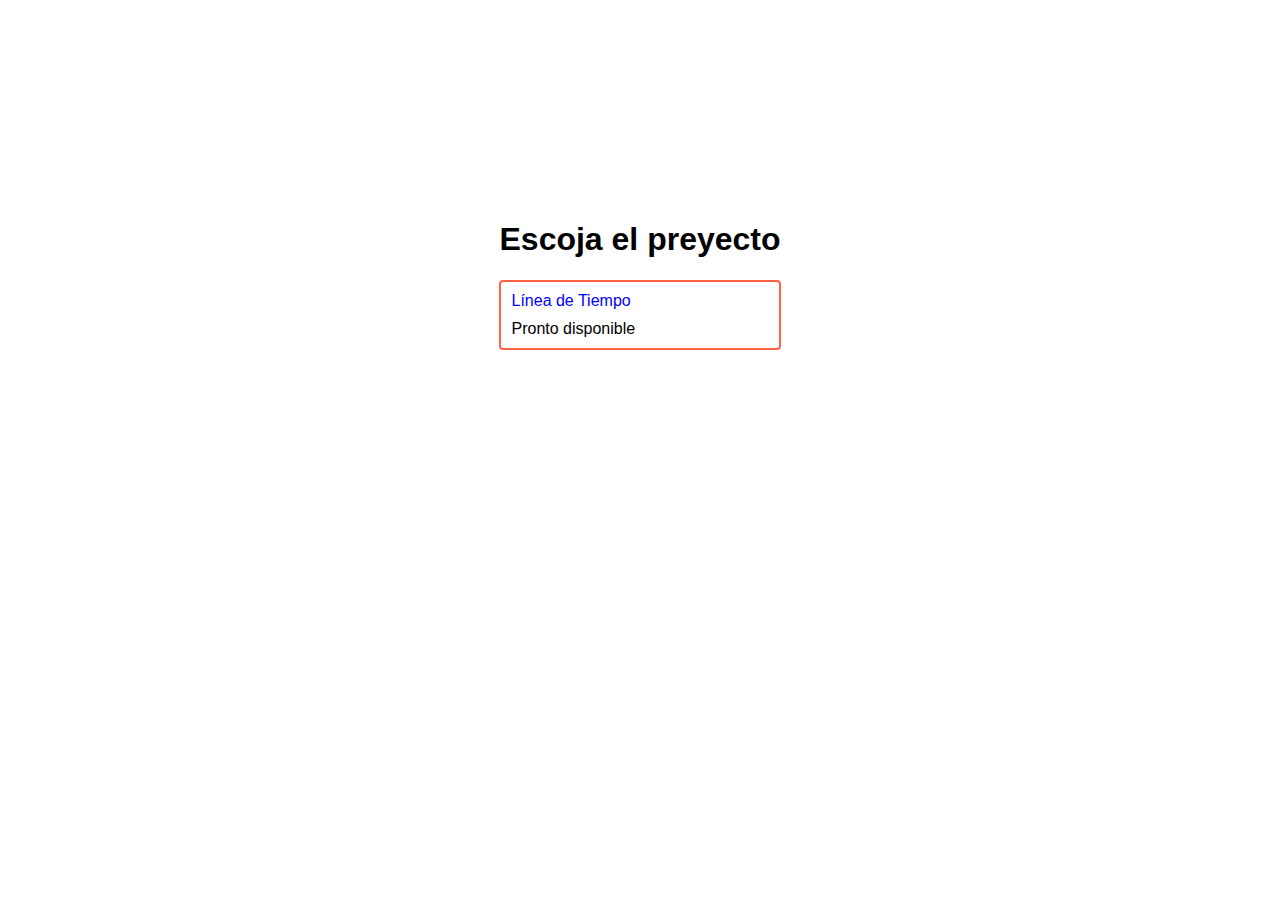
<file: index.html>
<!DOCTYPE html>
<html lang="es">
<head>
    <meta charset="UTF-8">
    <meta http-equiv="X-UA-Compatible" content="IE=edge">
    <meta name="viewport" content="width=device-width, initial-scale=1.0">
    <link rel="shortcut icon" href="https://i.ibb.co/LtRH7FZ/Assassin-s-Creed-II-Brother-Hood-Set.png" type="image/png">
    <link rel="stylesheet" href="normalize.css">
    <link rel="stylesheet" href="main_index.css">
    <link rel="stylesheet" type="text/css" href="csshake-slow.css">
    <link
    rel="stylesheet"
    href="https://cdnjs.cloudflare.com/ajax/libs/animate.css/4.1.1/animate.min.css"
  />
    <title>Jesús Ángel Ariel García Díaz | Inicio</title>
</head>
<body>
    <section>
        <div>
            <div class="shake-slow animate__animated animate__bounce"><h1>Escoja el preyecto</h1></div>
            
            
            <div>
                <nav>
                    <ul>
                        <li><a href="#">Línea de Tiempo</a></li>
                        <li><div class="shake-slow">Pronto disponible</div></li>
                    </ul>
                </nav>
            </div>
        </div>
    </section>
</body>
</html>
</file>
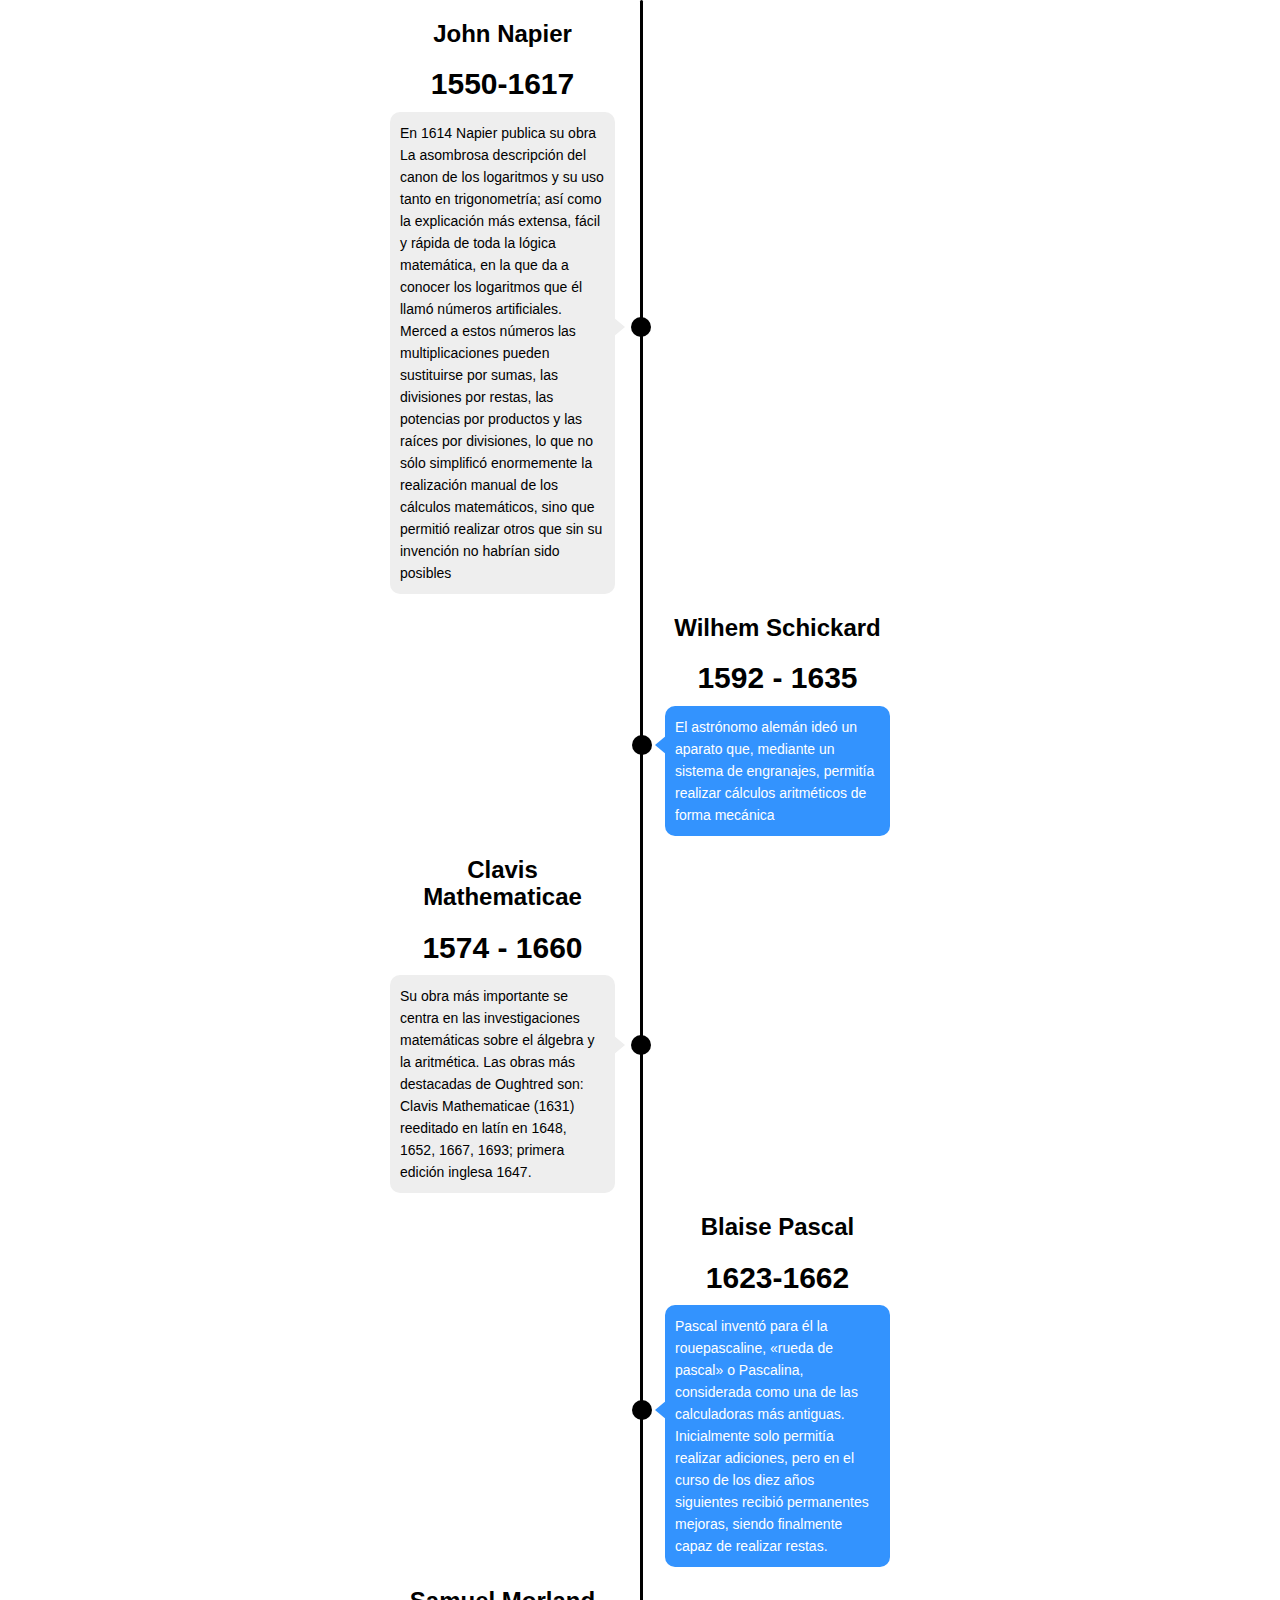
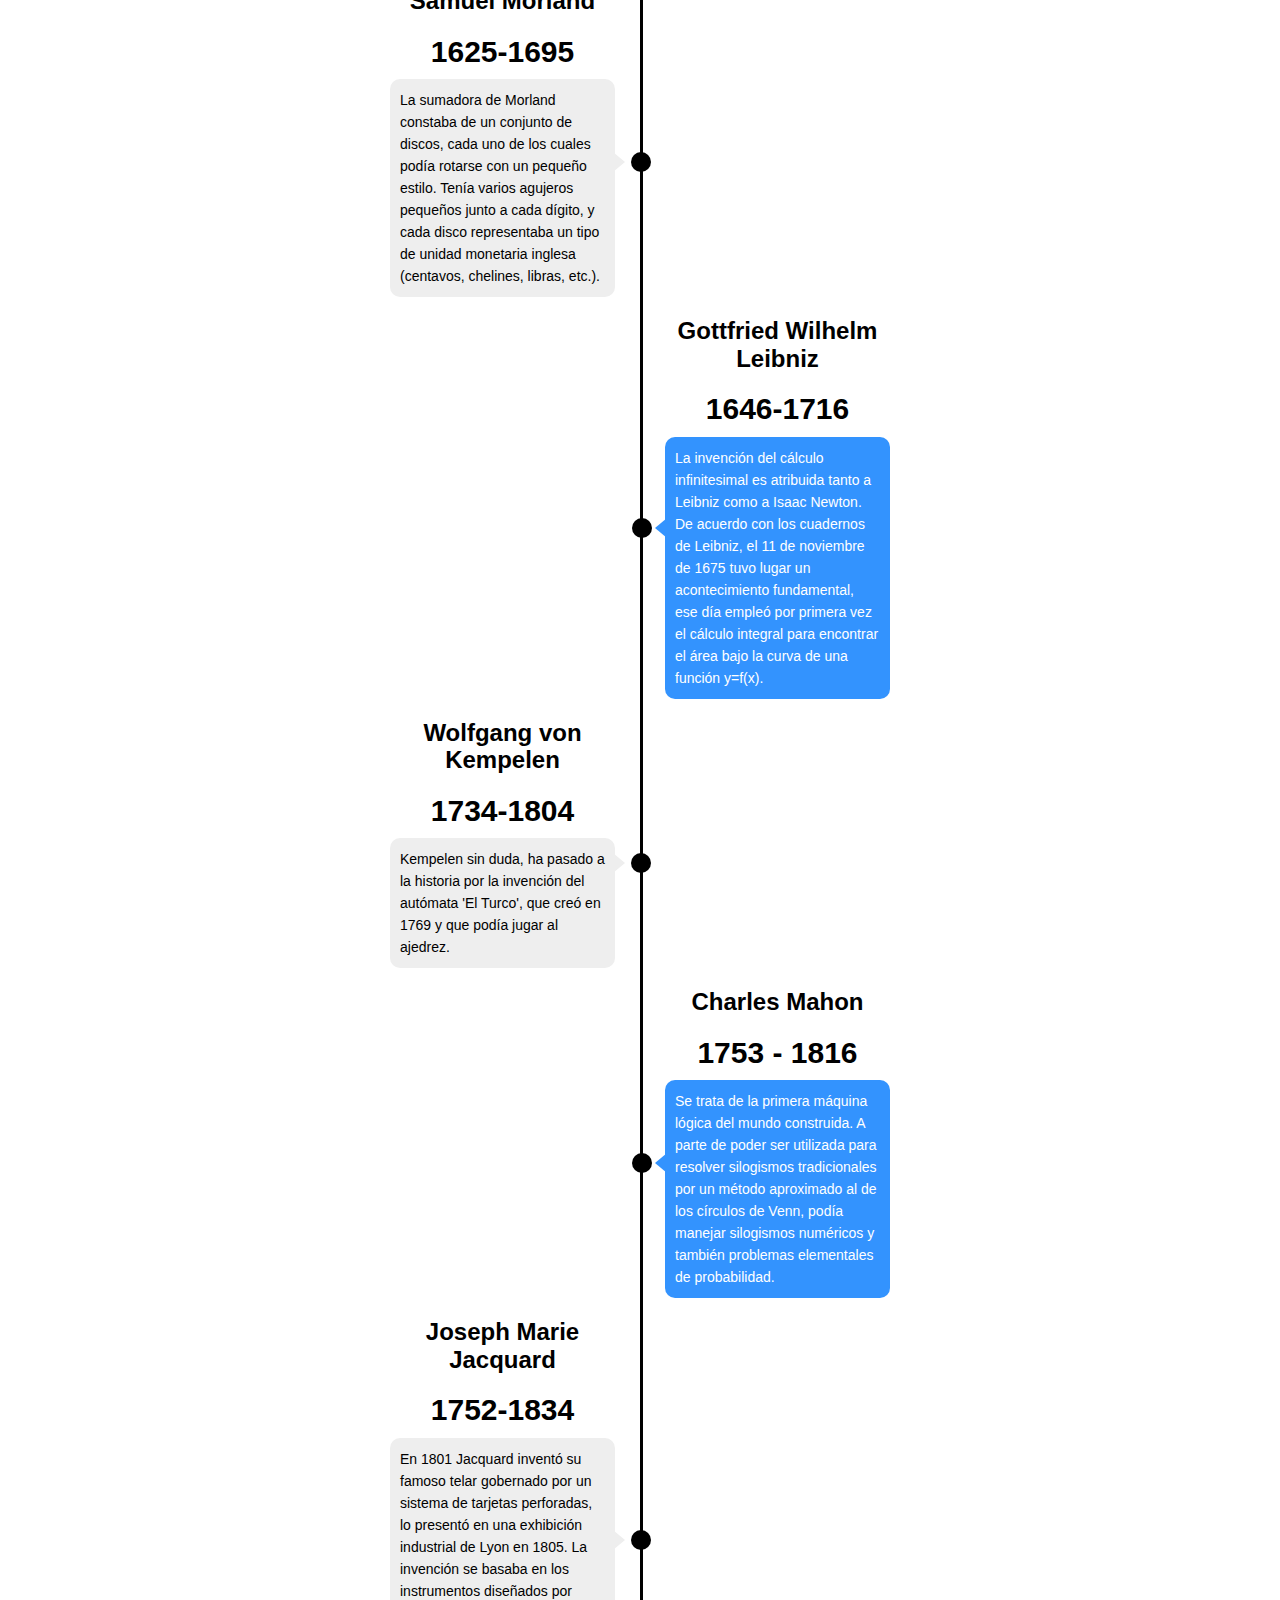
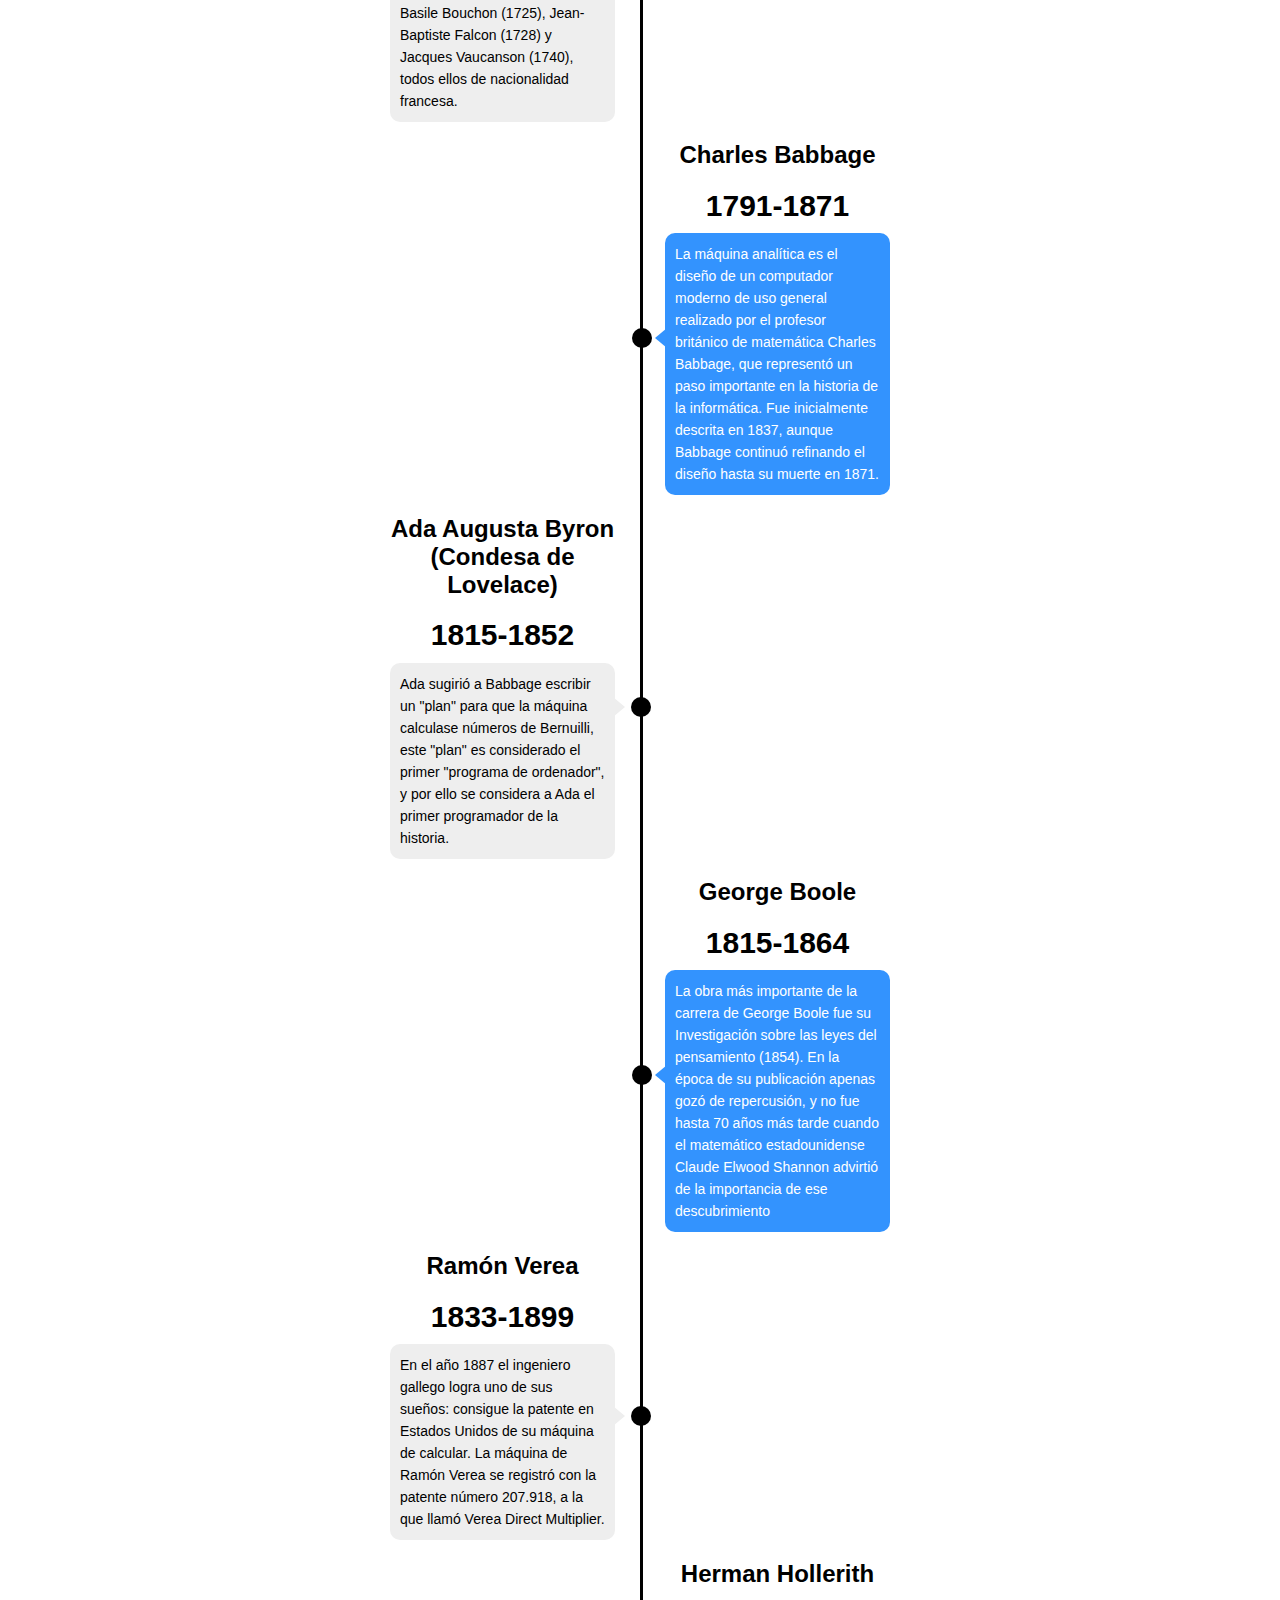
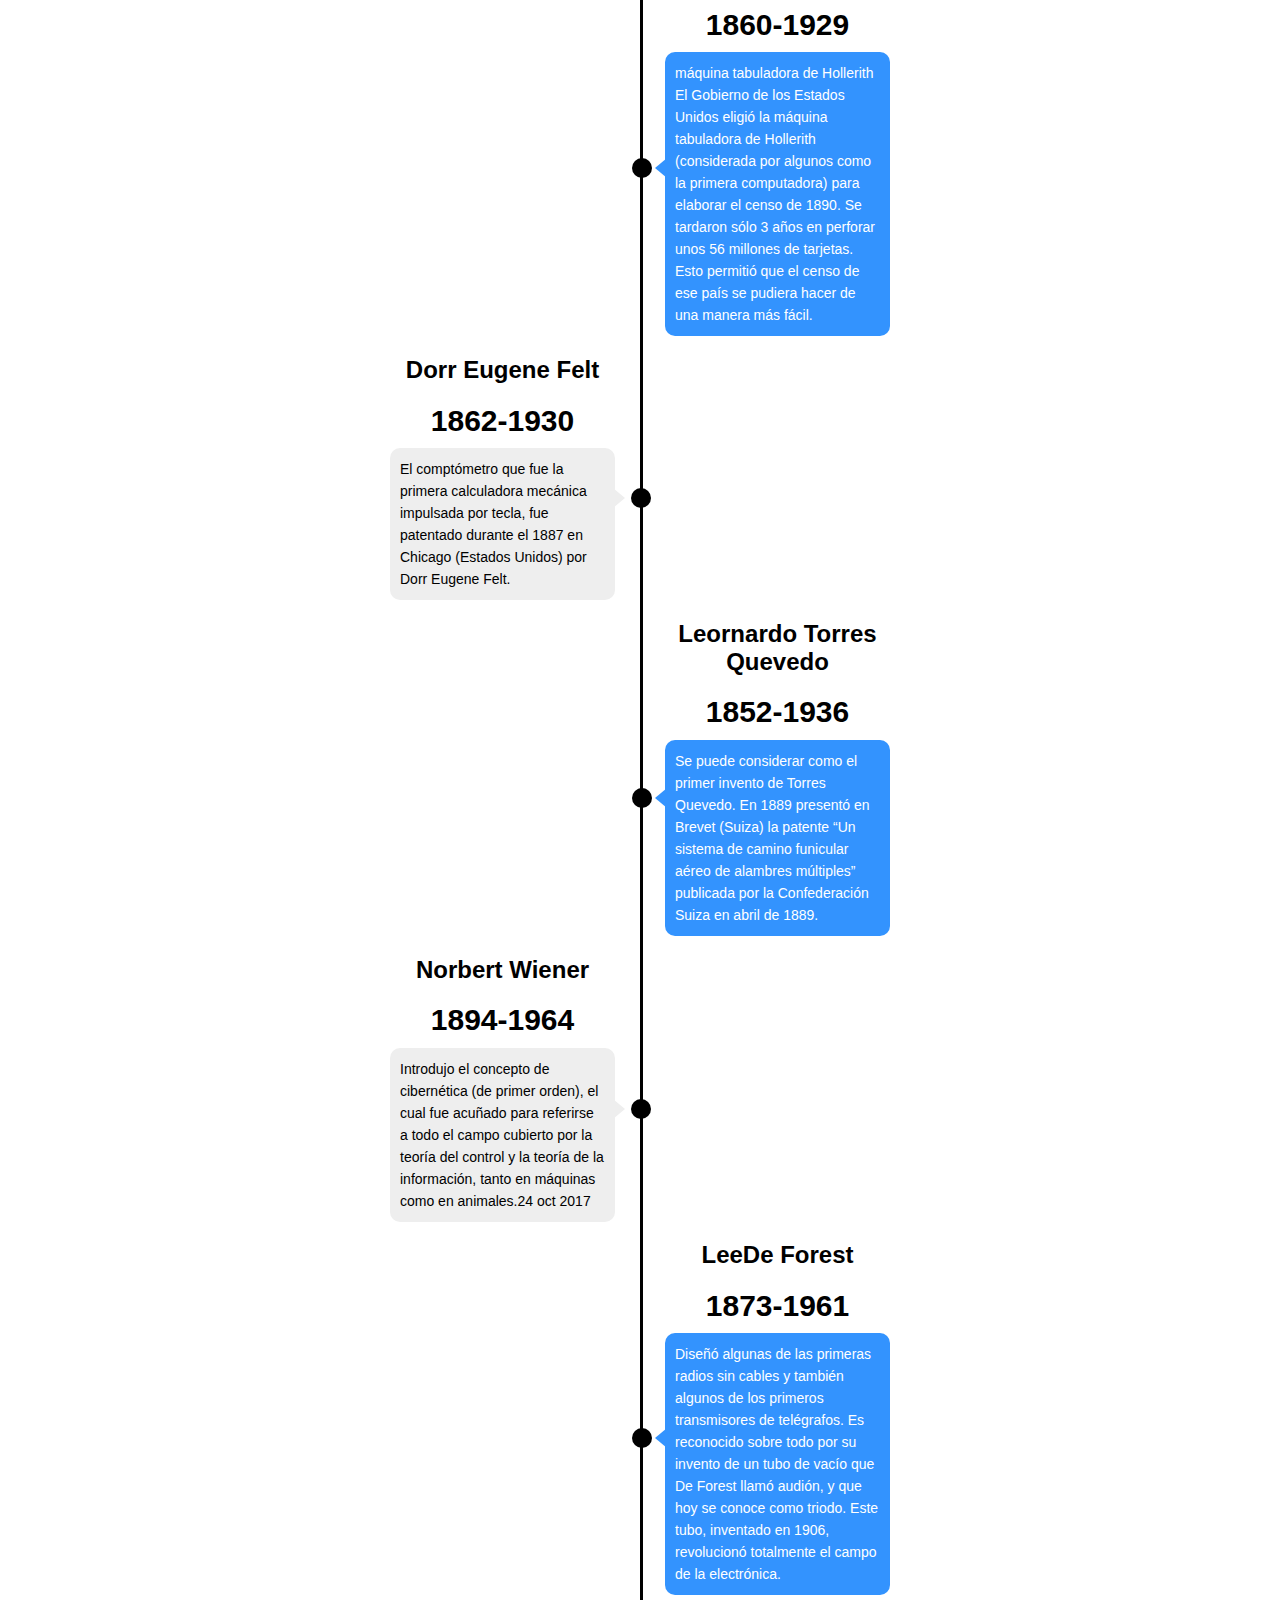
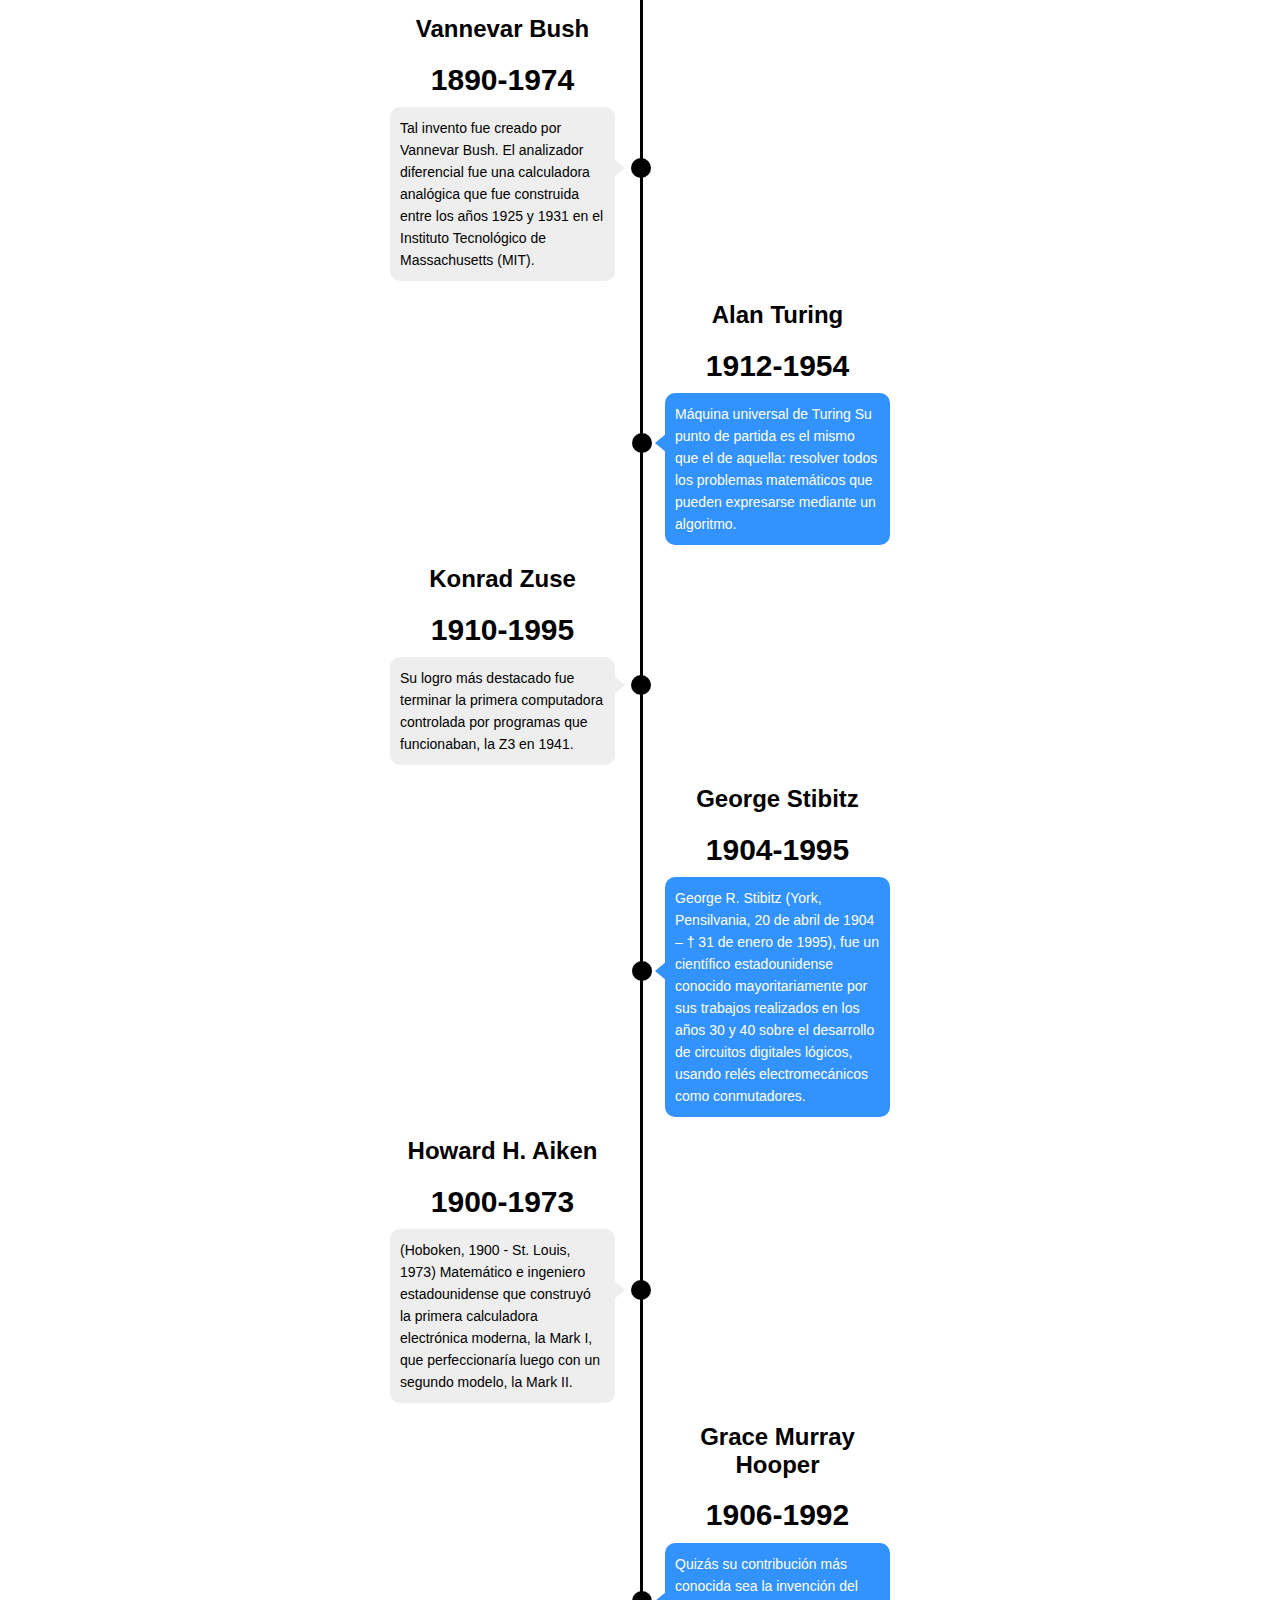
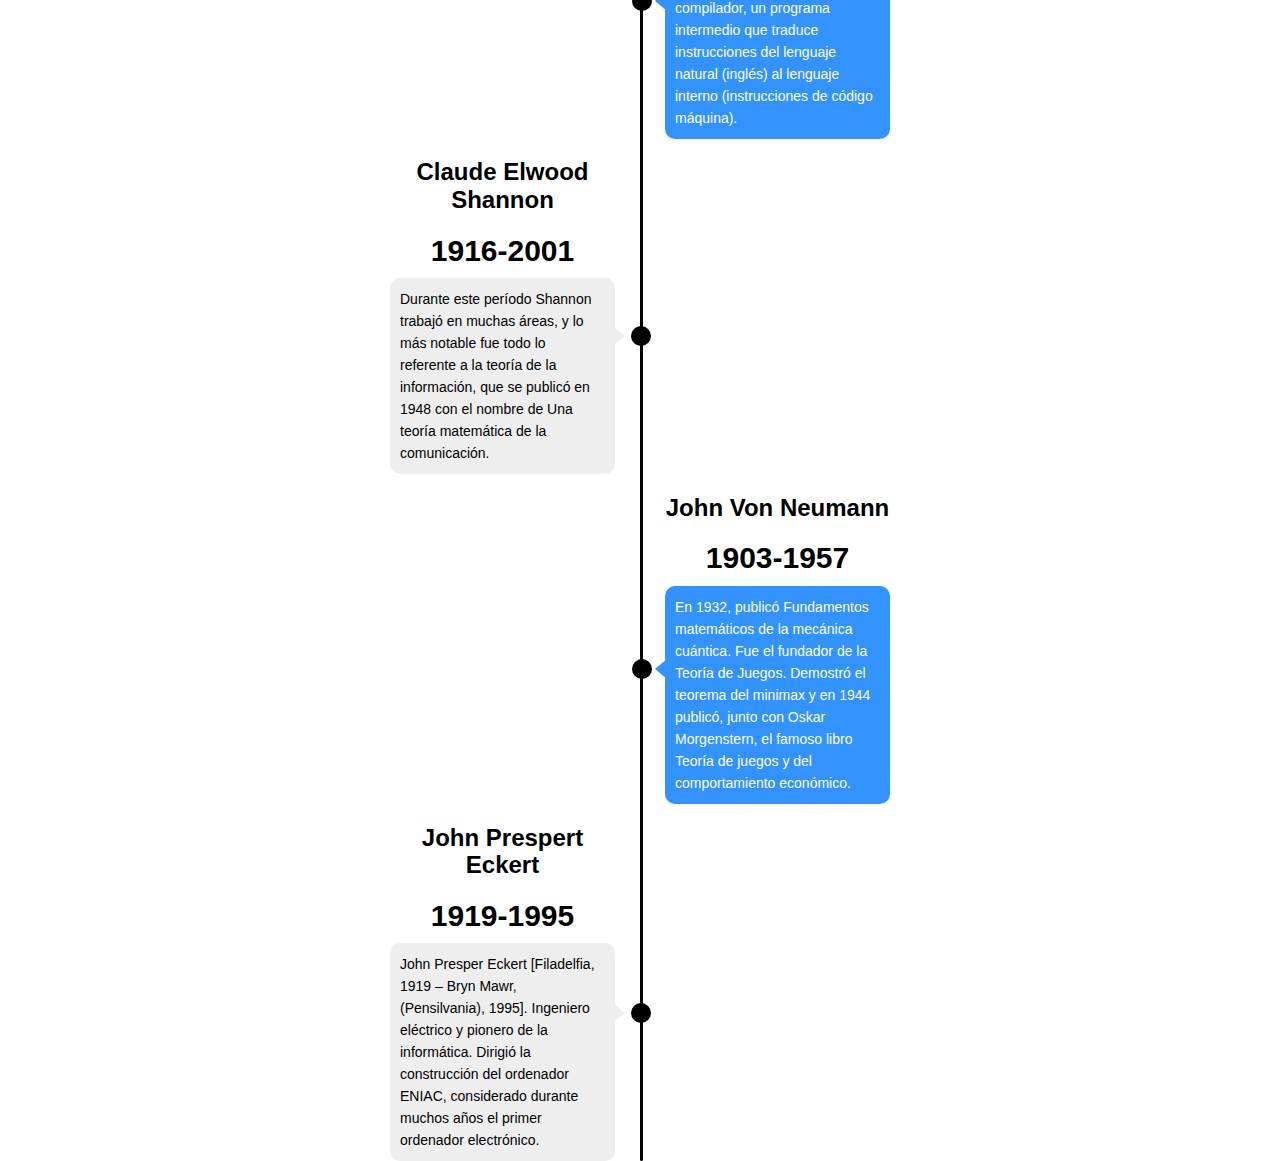
<file: timeLine.html>
<!DOCTYPE html>
<html lang="es">
<head>
    <meta charset="UTF-8">
    <meta http-equiv="X-UA-Compatible" content="IE=edge">
    <meta name="viewport" content="width=device-width, initial-scale=1.0">
    <link rel="stylesheet" href="normalize.css">
    <link rel="stylesheet" href="timeLine.css">
    <title>Línea de Tiempo</title>
</head>
<body>
    

   

    <div class="container">
        <div class="linea-tiempo">
            <div class="momento">
                <h2>John Napier</h2>
              <h3>1550-1617</h3>
              <div class="descripcion">
                En 1614 Napier publica su obra La asombrosa descripción del canon de los logaritmos y su uso tanto en trigonometría; así como la explicación más extensa, fácil y rápida de toda la lógica matemática, en
la que da a conocer los logaritmos que él llamó números artificiales.

                Merced a estos números las multiplicaciones pueden sustituirse por sumas, las divisiones por restas, las
potencias por productos y las raíces por divisiones, lo que no sólo simplificó enormemente la realización
manual de los cálculos matemáticos, sino que permitió realizar otros que sin su invención no habrían sido
posibles
              </div>
            </div>
            <!--  -->
            <div class="momento">
                <h2>Wilhem Schickard</h2>
              <h3>1592 - 1635</h3>
              <div class="descripcion">
                El astrónomo alemán ideó un aparato que, mediante un sistema de engranajes, permitía realizar cálculos aritméticos de forma mecánica
              </div>
            </div>
            <!--  -->
            <div class="momento">
                <h2>Clavis Mathematicae</h2>
              <h3>1574 - 1660</h3>
              <div class="descripcion">
                Su obra más importante se centra en las investigaciones matemáticas sobre el álgebra y la aritmética. Las obras más destacadas de Oughtred son: Clavis Mathematicae (1631) reeditado en latín en 1648, 1652, 1667, 1693; primera edición inglesa 1647.
              </div>
            </div>
            <!--  -->
            <div class="momento">
                <h2>Blaise Pascal</h2>
              <h3>1623-1662</h3>
              <div class="descripcion">
                Pascal inventó para él la rouepascaline, «rueda de
pascal» o Pascalina, considerada como una de las calculadoras más antiguas. Inicialmente solo permitía
realizar adiciones, pero en el curso de los diez años siguientes recibió permanentes mejoras, siendo
finalmente capaz de realizar restas.
              </div>
            </div>
            <!--  -->
            <div class="momento">
                <h2>Samuel Morland</h2>
                <h3>1625-1695</h3>
                <div class="descripcion">
                    La sumadora de Morland constaba de un conjunto de discos, cada uno de los cuales podía rotarse con un pequeño estilo. Tenía varios agujeros pequeños junto a cada dígito, y cada disco representaba un tipo de unidad monetaria inglesa (centavos, chelines, libras, etc.).
                </div>
            </div>
            <!--  -->
            <div class="momento">
                <h2>Gottfried Wilhelm Leibniz</h2>
                <h3>1646-1716</h3>
                <div class="descripcion">
                    La invención del cálculo infinitesimal es atribuida tanto a Leibniz como a Isaac Newton. De acuerdo con los cuadernos de Leibniz, el 11 de noviembre de 1675 tuvo lugar un acontecimiento fundamental, ese día empleó por primera vez el cálculo integral para encontrar el área bajo la curva de una función y=f(x).
                </div>
            </div>
            <!--  -->
            <div class="momento">
                <h2>Wolfgang von Kempelen</h2>
                <h3>1734-1804</h3>
                <div class="descripcion">
                    Kempelen sin duda, ha pasado a la historia por la invención del autómata 'El Turco', que creó en 1769 y que podía jugar al ajedrez.
                </div>
            </div>
            <!--  -->
            <div class="momento">
                <h2>Charles Mahon</h2>
                <h3>1753 - 1816</h3>
                <div class="descripcion">
                    Se trata de la primera máquina lógica del mundo construida. A parte de poder ser utilizada para resolver silogismos tradicionales por un método aproximado al de los círculos de Venn, podía manejar silogismos numéricos y también problemas elementales de probabilidad.
                </div>
            </div>
            <!--  -->
            <div class="momento">
                <h2>Joseph Marie Jacquard</h2>
                <h3>1752-1834</h3>
                <div class="descripcion">
                    En 1801 Jacquard inventó su famoso telar gobernado por un sistema de tarjetas perforadas, lo presentó en una exhibición industrial de Lyon en 1805. La invención se basaba en los instrumentos diseñados por Basile Bouchon (1725), Jean-Baptiste Falcon (1728) y Jacques Vaucanson (1740), todos ellos de nacionalidad francesa.
                </div>
            </div>
            <!--  -->
            <div class="momento">
                <h2>Charles Babbage</h2>
                <h3>1791-1871</h3>
                <div class="descripcion">
                    La máquina analítica es el diseño de un computador moderno de uso general realizado por el profesor británico de matemática Charles Babbage,​ que representó un paso importante en la historia de la informática. Fue inicialmente descrita en 1837, aunque Babbage continuó refinando el diseño hasta su muerte en 1871.
                </div>
            </div>
            <!--  -->
            <div class="momento">
                <h2>Ada Augusta Byron (Condesa de Lovelace)</h2>
                <h3>1815-1852</h3>
                <div class="descripcion">
                    Ada sugirió a Babbage escribir un "plan" para que la máquina calculase números de Bernuilli, este "plan" es considerado el primer "programa de ordenador", y por ello se considera a Ada el primer programador de la historia.
                </div>
            </div>
            <!--  -->
            <div class="momento">
                <h2>George Boole</h2>
                <h3>1815-1864</h3>
                <div class="descripcion">
                    La obra más importante de la carrera de George Boole fue su Investigación sobre las leyes del pensamiento (1854). En la época de su publicación apenas gozó de repercusión, y no fue hasta 70 años más tarde cuando el matemático estadounidense Claude Elwood Shannon advirtió de la importancia de ese descubrimiento
                </div>
            </div>
            <!--  -->
            <div class="momento">
                <h2>Ramón Verea</h2>
                <h3>1833-1899</h3>
                <div class="descripcion">
                    En el año 1887 el ingeniero gallego logra uno de sus sueños: consigue la patente en Estados Unidos de su máquina de calcular. La máquina de Ramón Verea se registró con la patente número 207.918, a la que llamó Verea Direct Multiplier.
                </div>
            </div>
            <!--  -->
            <div class="momento">
                <h2>Herman Hollerith</h2>
                <h3>1860-1929</h3>
                <div class="descripcion">
                    máquina tabuladora de Hollerith
El Gobierno de los Estados Unidos eligió la máquina tabuladora de Hollerith (considerada por algunos como la primera computadora) para elaborar el censo de 1890. Se tardaron sólo 3 años en perforar unos 56 millones de tarjetas. Esto permitió que el censo de ese país se pudiera hacer de una manera más fácil.
                </div>
            </div>
            <!--  -->
            <div class="momento">
                <h2>Dorr Eugene Felt</h2>
                <h3>1862-1930</h3>
                <div class="descripcion">
                    El comptómetro que fue la primera calculadora mecánica impulsada por tecla, fue patentado durante el 1887 en Chicago (Estados Unidos) por Dorr Eugene Felt.
                </div>
            </div>
            <!--  -->
            <div class="momento">
                <h2>Leornardo Torres Quevedo</h2>
                <h3>1852-1936</h3>
                <div class="descripcion">
                    Se puede considerar como el primer invento de Torres Quevedo. En 1889 presentó en Brevet (Suiza) la patente “Un sistema de camino funicular aéreo de alambres múltiples” publicada por la Confederación Suiza en abril de 1889.
                </div>
            </div>
            <!--  -->
            <div class="momento">
                <h2>Norbert Wiener</h2>
                <h3>1894-1964</h3>
                <div class="descripcion">
                    Introdujo el concepto de cibernética (de primer orden), el cual fue acuñado para referirse a todo el campo cubierto por la teoría del control y la teoría de la información, tanto en máquinas como en animales.24 oct 2017
                </div>
            </div>
            <!--  -->
            <div class="momento">
                <h2>LeeDe Forest</h2>
                <h3>1873-1961</h3>
                <div class="descripcion">
                    Diseñó algunas de las primeras radios sin cables y también algunos de los primeros transmisores de telégrafos. Es reconocido sobre todo por su invento de un tubo de vacío que De Forest llamó audión, y que hoy se conoce como triodo. Este tubo, inventado en 1906, revolucionó totalmente el campo de la electrónica.
                </div>
            </div>
            <!--  -->
            <div class="momento">
                <h2>Vannevar Bush</h2>
                <h3>1890-1974</h3>
                <div class="descripcion">
                    Tal invento fue creado por Vannevar Bush. El analizador diferencial fue una calculadora analógica que fue construida entre los años 1925 y 1931 en el Instituto Tecnológico de Massachusetts (MIT).</div>
            </div>
            <!--  -->
            <div class="momento">
                <h2>Alan Turing</h2>
                <h3>1912-1954</h3>
                <div class="descripcion">Máquina universal de Turing
                    Su punto de partida es el mismo que el de aquella: resolver todos los problemas matemáticos que pueden expresarse mediante un algoritmo.</div>
            </div>
            <!--  -->
            <div class="momento">
                <h2>Konrad Zuse</h2>
                <h3>1910-1995</h3>
                <div class="descripcion">Su logro más destacado fue terminar la primera computadora controlada por programas que funcionaban, la Z3 en 1941.</div>
            </div>
            <!--  -->
            <div class="momento">
                <h2>George Stibitz</h2>
                <h3>1904-1995</h3>
                <div class="descripcion">George R. Stibitz (York, Pensilvania, 20 de abril de 1904 – † 31 de enero de 1995), fue un científico estadounidense conocido mayoritariamente por sus trabajos realizados en los años 30 y 40 sobre el desarrollo de circuitos digitales lógicos, usando relés electromecánicos como conmutadores.</div>
            </div>
            <!--  -->
            <div class="momento">
                <h2>Howard H. Aiken</h2>
                <h3>1900-1973</h3>
                <div class="descripcion">(Hoboken, 1900 - St. Louis, 1973) Matemático e ingeniero estadounidense que construyó la primera calculadora electrónica moderna, la Mark I, que perfeccionaría luego con un segundo modelo, la Mark II.</div>
            </div>
            <!--  -->
            <div class="momento">
                <h2>Grace Murray Hooper</h2>
                <h3>1906-1992</h3>
                <div class="descripcion">Quizás su contribución más conocida sea la invención del compilador, un programa intermedio que traduce instrucciones del lenguaje natural (inglés) al lenguaje interno (instrucciones de código máquina).</div>
            </div>
            <!--  -->
            <div class="momento">
                <h2>Claude Elwood Shannon</h2>
                <h3>1916-2001</h3>
                <div class="descripcion">
                    Durante este período Shannon trabajó en muchas áreas, y lo más notable fue todo lo referente a la teoría de la información, que se publicó en 1948 con el nombre de Una teoría matemática de la comunicación.</div>
            </div>
            <!--  -->
            <div class="momento">
                <h2>John Von Neumann</h2>
                <h3>1903-1957</h3>
                <div class="descripcion">En 1932, publicó Fundamentos matemáticos de la mecánica cuántica. Fue el fundador de la Teoría de Juegos. Demostró el teorema del minimax y en 1944 publicó, junto con Oskar Morgenstern, el famoso libro Teoría de juegos y del comportamiento económico.</div>
            </div>
            <!--  -->
            <div class="momento">
                <h2>John Prespert Eckert</h2>
                <h3>1919-1995</h3>
                <div class="descripcion">John Presper Eckert [Filadelfia, 1919 – Bryn Mawr, (Pensilvania), 1995]. Ingeniero eléctrico y pionero de la informática. Dirigió la construcción del ordenador ENIAC, considerado durante muchos años el primer ordenador electrónico.</div>
            </div>
            
            </div>
          </div>
    </div>
</body>
</html>
</file>
<file: main_index.css>
body {
    font-family: sans-serif;
    display: flex;
    justify-content: center;
    margin: 200px;
}



nav {
    border:  2px solid tomato;
    border-radius: 4px;   
}

nav ul {
    /* display: flex;
    justify-content: space-around; */
    list-style: none;
    padding: 0;
    margin: 0;
}

nav ul li {
    margin: 10px;
}

nav ul li a {
    text-decoration: none;
}

a:link {
    color: #0000ff;
}
a:hover {
    color: #ffd700;
    text-decoration: underline;
}

a:active {
    color: #FE3C00;
}

a:visited {
    color: #00CDFE;
}
</file>
<file: csshake-slow.css>
/*! * * * * * * * * * * * * * * * * * * * *\  
  CSShake :: shake-slow
  v1.5.0
  CSS classes to move your DOM
  (c) 2015 @elrumordelaluz
  http://elrumordelaluz.github.io/csshake/
  Licensed under MIT
\* * * * * * * * * * * * * * * * * * * * */
.shake-slow {
  display: inherit;
  transform-origin: center center; }

.shake-freeze,
.shake-constant.shake-constant--hover:hover,
.shake-trigger:hover .shake-constant.shake-constant--hover {
  animation-play-state: paused; }

.shake-freeze:hover,
.shake-trigger:hover .shake-freeze, .shake-slow:hover,
.shake-trigger:hover .shake-slow {
  animation-play-state: running; }

@keyframes shake-slow {
  2% {
    transform: translate(2px, 1px) rotate(-0.5deg); }
  4% {
    transform: translate(-5px, -9px) rotate(-2.5deg); }
  6% {
    transform: translate(5px, 3px) rotate(2.5deg); }
  8% {
    transform: translate(5px, 4px) rotate(1.5deg); }
  10% {
    transform: translate(-4px, -8px) rotate(-0.5deg); }
  12% {
    transform: translate(-2px, -9px) rotate(1.5deg); }
  14% {
    transform: translate(0px, 6px) rotate(3.5deg); }
  16% {
    transform: translate(8px, 2px) rotate(2.5deg); }
  18% {
    transform: translate(-4px, -1px) rotate(1.5deg); }
  20% {
    transform: translate(10px, 2px) rotate(-2.5deg); }
  22% {
    transform: translate(-2px, -4px) rotate(1.5deg); }
  24% {
    transform: translate(-8px, 5px) rotate(-0.5deg); }
  26% {
    transform: translate(-3px, -5px) rotate(3.5deg); }
  28% {
    transform: translate(6px, 2px) rotate(2.5deg); }
  30% {
    transform: translate(-5px, -2px) rotate(2.5deg); }
  32% {
    transform: translate(5px, -6px) rotate(-2.5deg); }
  34% {
    transform: translate(5px, -7px) rotate(-1.5deg); }
  36% {
    transform: translate(3px, -9px) rotate(0.5deg); }
  38% {
    transform: translate(6px, -2px) rotate(-0.5deg); }
  40% {
    transform: translate(-4px, -2px) rotate(0.5deg); }
  42% {
    transform: translate(7px, -8px) rotate(1.5deg); }
  44% {
    transform: translate(-4px, 10px) rotate(-1.5deg); }
  46% {
    transform: translate(-3px, 8px) rotate(-1.5deg); }
  48% {
    transform: translate(3px, 6px) rotate(-0.5deg); }
  50% {
    transform: translate(4px, -1px) rotate(-2.5deg); }
  52% {
    transform: translate(1px, 5px) rotate(-0.5deg); }
  54% {
    transform: translate(-3px, 7px) rotate(-2.5deg); }
  56% {
    transform: translate(3px, 3px) rotate(-2.5deg); }
  58% {
    transform: translate(-8px, -5px) rotate(-1.5deg); }
  60% {
    transform: translate(1px, -9px) rotate(3.5deg); }
  62% {
    transform: translate(0px, -3px) rotate(-0.5deg); }
  64% {
    transform: translate(4px, 2px) rotate(2.5deg); }
  66% {
    transform: translate(4px, 10px) rotate(1.5deg); }
  68% {
    transform: translate(1px, 2px) rotate(-2.5deg); }
  70% {
    transform: translate(-9px, 10px) rotate(0.5deg); }
  72% {
    transform: translate(-5px, -8px) rotate(0.5deg); }
  74% {
    transform: translate(-3px, -8px) rotate(3.5deg); }
  76% {
    transform: translate(-1px, 8px) rotate(3.5deg); }
  78% {
    transform: translate(-5px, -4px) rotate(0.5deg); }
  80% {
    transform: translate(-6px, 1px) rotate(1.5deg); }
  82% {
    transform: translate(-5px, -7px) rotate(1.5deg); }
  84% {
    transform: translate(1px, -6px) rotate(-0.5deg); }
  86% {
    transform: translate(-8px, -4px) rotate(3.5deg); }
  88% {
    transform: translate(-6px, 7px) rotate(-1.5deg); }
  90% {
    transform: translate(9px, 6px) rotate(-2.5deg); }
  92% {
    transform: translate(9px, -8px) rotate(3.5deg); }
  94% {
    transform: translate(3px, 3px) rotate(2.5deg); }
  96% {
    transform: translate(-6px, -7px) rotate(2.5deg); }
  98% {
    transform: translate(5px, -2px) rotate(-0.5deg); }
  0%, 100% {
    transform: translate(0, 0) rotate(0); } }

.shake-slow:hover,
.shake-trigger:hover .shake-slow, .shake-slow.shake-freeze, .shake-slow.shake-constant {
  animation-name: shake-slow;
  animation-duration: 5s;
  animation-timing-function: ease-in-out;
  animation-iteration-count: infinite; }
</file>
<file: timeLine.css>
body {
    font-family: sans-serif;
    position: relative;
}

section {
    
}


.container {
    display: flex;
    justify-content: center;
}

.linea-tiempo {
    position: relative;
    width: 500px;
    max-width: 95vw;
    height: 100%;
  }
  
  .linea-tiempo::before {
    content: '';
    position: absolute;
    width: 3px;
    background-color: #000;
    left: 50%;
    height: 100%;
    border-radius: 10px;
  }

  .momento h2 {
      text-align: center;
  }
  
  .momento {
    position: relative;
    width: 45%;
    box-sizing: border-box;
  }
  
  .momento:nth-child(even) {
    left: 55%;
  }
  
  .momento::after {
    content: '';
    position: absolute;
    top: calc(50% + 10px);
    right: calc(-11.11% - 11.5px);
    height: 20px;
    width: 20px;
    background-color: #000;
    border-radius: 50%;
  }
  
  .momento:nth-child(even)::after {
    left: calc(-11.11% - 8.5px);
  }
  
  .momento h3 {
    margin: 10px 0px;
    font-size: 30px;
    text-align: center;
  }
  
  .momento .descripcion {
    background-color: #eee;
    border-radius: 10px;
    padding: 10px;
    line-height: 22px;
    font-size: 14px;
  }
  
  .momento .descripcion::after {
    content: '';
    position: absolute;
    right: -10px;
    top: calc(50% + 10px);
    height: 0;
    width: 0;
    border-top: 10px solid transparent;
    border-bottom: 10px solid transparent;
    border-left: 12px solid #eee;
  }
  
  .momento:nth-child(even) .descripcion {
    background-color: #3393FE;
    color: white;
  }
  
  .momento:nth-child(even) .descripcion::after{
    left: -10px;
    border-top: 10px solid transparent;
    border-bottom: 10px solid transparent;
    border-right: 12px solid #3393FE;
    border-left: none;
  }
</file>
